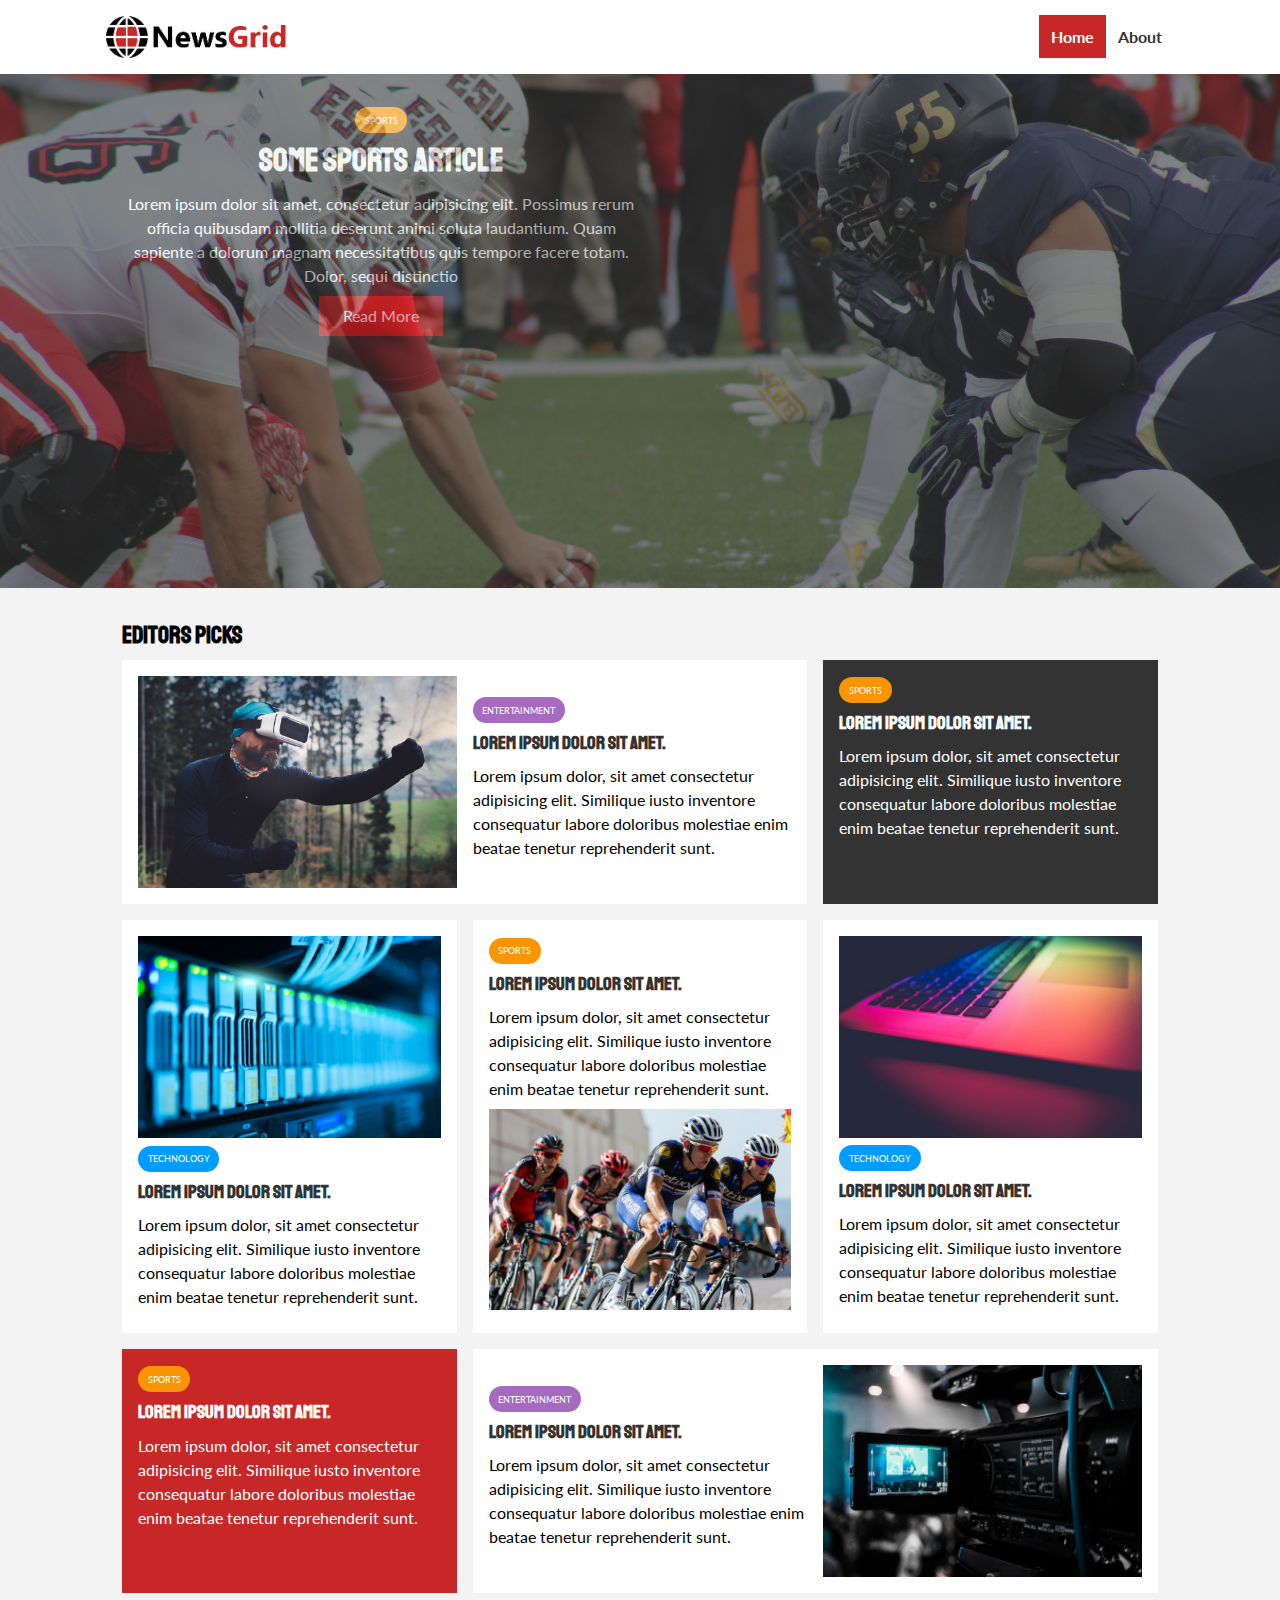
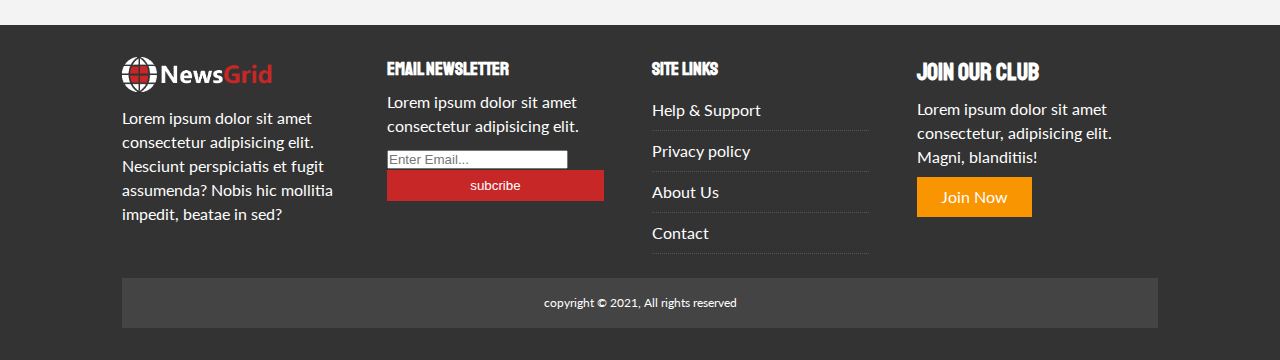
<file: index.html>
<!DOCTYPE html>
<html lang="en">

<head>
    <meta charset="UTF-8">
    <meta http-equiv="X-UA-Compatible" content="IE=edge">
    <meta name="viewport" content="width=device-width, initial-scale=1.0">
    <link href="https://fonts.googleapis.com/css?family=Lato|Staatliches" rel="stylesheet">
    <link rel="stylesheet" href="./CSS/style.css">
    <link rel="stylesheet" media="screen and (max-width:768px)" href="./CSS/mobile.css">
    <link rel="stylesheet" href="https://use.fontawesome.com/releases/v5.6.3/css/all.css"
        integrity="sha384-UHRtZLI+pbxtHCWp1t77Bi1L4ZtiqrqD80Kn4Z8NTSRyMA2Fd33n5dQ8lWUE00s/" crossorigin="anonymous">
    <link rel="shortcut icon" type="image/x-icon" href="favicon.ico">

    <title>Newsgrid | Latest News</title>
</head>

<body>
    <nav id="main-nav">
        <div class="container">
            <img src="img/logo.png" alt="Newsgrid" class="logo">

            <div class="social">
                <a href="http://facebook.com" target="_blank"><i class="fab fa-facebook fa-2x"></i></a>
                <a href="http://twitter.com" target="_blank"><i class="fab fa-twitter fa-2x"></i></a>
                <a href="http://instagram.com" target="_blank"><i class="fab fa-instagram fa-2x"></i></a>
                <a href="http://youtube.com" target="_blank"><i class="fab fa-youtube fa-2x"></i></a>
            </div>
            <ul>
                <li><a href="index.html" class="current">Home</a></li>
                <li><a href="about.html">About</a></li>
            </ul>
        </div>
    </nav>


    <!-- Showcase -->
    <header id="showcase">
        <div class="container">
            <div class="showcase-container">
                <div class="showcase-content">
                    <div class="category category-sports">Sports</div>
                    <h1>Some Sports Article</h1>
                    <p>Lorem ipsum dolor sit amet, consectetur adipisicing elit. Possimus rerum officia quibusdam
                        mollitia deserunt animi soluta laudantium. Quam sapiente a dolorum magnam necessitatibus quis
                        tempore facere totam. Dolor, sequi distinctio</p>
                    <a href="article.html" class="btn btn-primary">Read More</a>
                </div>
            </div>
        </div>
    </header>

    <!-- Home Articles -->
    <section id="home-articles" class="py-2">
        <div class="container">
            <h2>Editors Picks</h2>
            <div class="articles-container">
                <article class="card">
                    <img src="img/articles/ent1.jpg" alt="">
                    <div>
                        <div class="category category-ent">Entertainment</div>
                        <h3>
                            <a href="article.html">Lorem ipsum dolor sit amet.</a>
                        </h3>
                        <p>Lorem ipsum dolor, sit amet consectetur adipisicing elit. Similique iusto inventore
                            consequatur
                            labore doloribus molestiae enim beatae tenetur reprehenderit sunt.</p>
                    </div>
                </article>

                <article class="card bg-dark">
                    <div class="category category-sports">Sports</div>
                    <h3>
                        <a href="article.html">Lorem ipsum dolor sit amet.</a>
                    </h3>
                    <p>Lorem ipsum dolor, sit amet consectetur adipisicing elit. Similique iusto inventore
                        consequatur
                        labore doloribus molestiae enim beatae tenetur reprehenderit sunt.</p>
                </article>

                <article class="card">
                    <img src="img/articles/tech1.jpg" alt="">
                    <div class="category category-tech">Technology</div>
                    <h3>
                        <a href="article.html">Lorem ipsum dolor sit amet.</a>
                    </h3>
                    <p>Lorem ipsum dolor, sit amet consectetur adipisicing elit. Similique iusto inventore
                        consequatur
                        labore doloribus molestiae enim beatae tenetur reprehenderit sunt.</p>
                </article>

                <article class="card">
                    <div class="category category-sports">Sports</div>
                    <h3>
                        <a href="article.html">Lorem ipsum dolor sit amet.</a>
                    </h3>
                    <p>Lorem ipsum dolor, sit amet consectetur adipisicing elit. Similique iusto inventore
                        consequatur
                        labore doloribus molestiae enim beatae tenetur reprehenderit sunt.</p>

                    <img src="img/articles/sports1.jpg" alt="">
                </article>

                <article class="card">
                    <img src="img/articles/tech2.jpg" alt="">
                    <div class="category category-tech">Technology</div>
                    <h3>
                        <a href="article.html">Lorem ipsum dolor sit amet.</a>
                    </h3>
                    <p>Lorem ipsum dolor, sit amet consectetur adipisicing elit. Similique iusto inventore
                        consequatur
                        labore doloribus molestiae enim beatae tenetur reprehenderit sunt.</p>
                </article>

                <article class="card bg-primary">
                    <div class="category category-sports">Sports</div>
                    <h3>
                        <a href="article.html">Lorem ipsum dolor sit amet.</a>
                    </h3>
                    <p>Lorem ipsum dolor, sit amet consectetur adipisicing elit. Similique iusto inventore
                        consequatur
                        labore doloribus molestiae enim beatae tenetur reprehenderit sunt.</p>
                </article>

                <article class="card">

                    <div>
                        <div class="category category-ent">Entertainment</div>
                        <h3>
                            <a href="article.html">Lorem ipsum dolor sit amet.</a>
                        </h3>
                        <p>Lorem ipsum dolor, sit amet consectetur adipisicing elit. Similique iusto inventore
                            consequatur
                            labore doloribus molestiae enim beatae tenetur reprehenderit sunt.</p>
                    </div>
                    <img src="img/articles/ent2.jpg" alt="">
                </article>
            </div>
        </div>
    </section>


    <!-- Footer -->

    <footer id="main-footer" class="py-2">
        <div class="container footer-container">
            <div>
                <img src="img/logo_light.png" alt="NewsGrid">
                <p>Lorem ipsum dolor sit amet consectetur adipisicing elit. Nesciunt perspiciatis et fugit assumenda?
                    Nobis hic mollitia impedit, beatae in sed?</p>
            </div>
            <div>
                <h3>Email Newsletter</h3>
                <p>Lorem ipsum dolor sit amet consectetur adipisicing elit.</p>
                <form name="contact" method="POST" data-netlify="true">
                    <input type="email" name="email" placeholder="Enter Email...">
                    <input type="submit" value="subcribe" class="btn btn-primary">
                </form>
            </div>

            <div>
                <h3>Site Links</h3>
                <ul class="list">
                    <li><a href="#">Help & Support</a></li>
                    <li><a href="#">Privacy policy</a></li>
                    <li><a href="#">About Us</a></li>
                    <li><a href="#">Contact</a></li>
                </ul>
            </div>
            <div>
                <h2>Join Our Club</h2>
                <p>Lorem ipsum dolor sit amet consectetur, adipisicing elit. Magni, blanditiis!</p>
                <a href="#" class="btn btn-secondary">Join Now</a>
            </div>
            <div>
                <p>copyright &copy; 2021, All rights reserved</p>
            </div>
        </div>
    </footer>
</body>

</html>
</file>
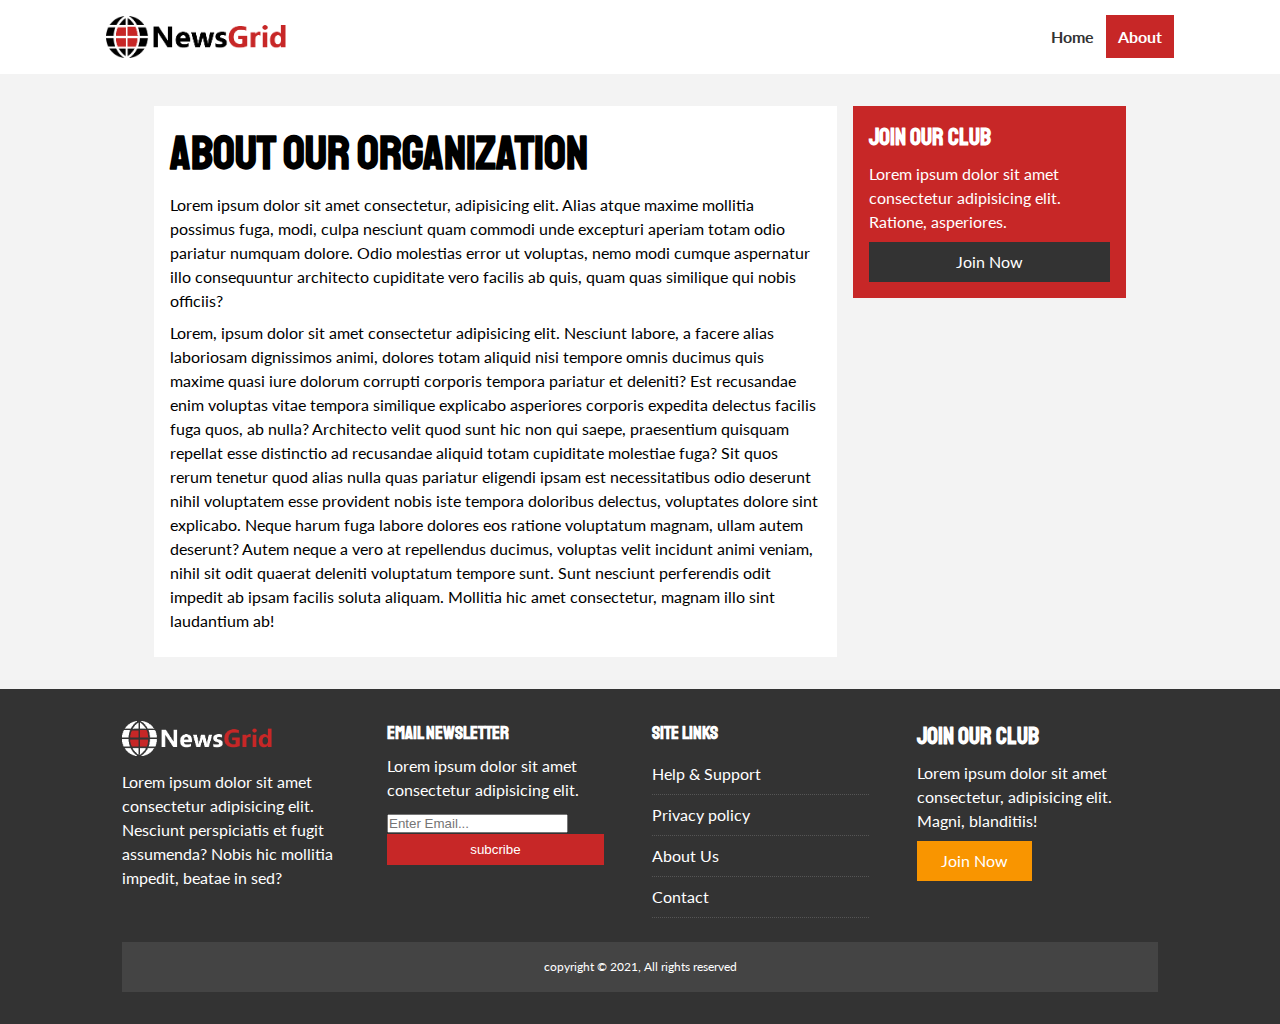
<file: about.html>
<!DOCTYPE html>
<html lang="en">

<head>
    <meta charset="UTF-8">
    <meta http-equiv="X-UA-Compatible" content="IE=edge">
    <meta name="viewport" content="width=device-width, initial-scale=1.0">
    <link href="https://fonts.googleapis.com/css?family=Lato|Staatliches" rel="stylesheet">
    <link rel="stylesheet" href="./CSS/style.css">
    <link rel="stylesheet" media="screen and (max-width:768px)" href="./CSS/mobile.css">
    <link rel="stylesheet" href="https://use.fontawesome.com/releases/v5.6.3/css/all.css"
        integrity="sha384-UHRtZLI+pbxtHCWp1t77Bi1L4ZtiqrqD80Kn4Z8NTSRyMA2Fd33n5dQ8lWUE00s/" crossorigin="anonymous">
    <link rel="shortcut icon" type="image/x-icon" href="favicon.ico">

    <title>Newsgrid | About</title>
</head>

<body>
    <nav id="main-nav">
        <div class="container">
            <img src="img/logo.png" alt="Newsgrid" class="logo">

            <div class="social">
                <a href="http://facebook.com" target="_blank"><i class="fab fa-facebook fa-2x"></i></a>
                <a href="http://twitter.com" target="_blank"><i class="fab fa-twitter fa-2x"></i></a>
                <a href="http://instagram.com" target="_blank"><i class="fab fa-instagram fa-2x"></i></a>
                <a href="http://youtube.com" target="_blank"><i class="fab fa-youtube fa-2x"></i></a>
            </div>
            <ul>
                <li><a href="index.html">Home</a></li>
                <li><a href="about.html" class="current">About</a></li>
            </ul>
        </div>
    </nav>

    <section id="about">
        <div class="container">
            <div class="page-container">
                <article class="card">
                    <h1 class="l-heading">About Our Organization</h1>
                    <p>Lorem ipsum dolor sit amet consectetur, adipisicing elit. Alias atque maxime mollitia possimus
                        fuga, modi, culpa nesciunt quam commodi unde excepturi aperiam totam odio pariatur numquam
                        dolore. Odio molestias error ut voluptas, nemo modi cumque aspernatur illo consequuntur
                        architecto cupiditate vero facilis ab quis, quam quas similique qui nobis officiis?</p>
                    <p>Lorem, ipsum dolor sit amet consectetur adipisicing elit. Nesciunt labore, a facere alias
                        laboriosam dignissimos animi, dolores totam aliquid nisi tempore omnis ducimus quis maxime quasi
                        iure dolorum corrupti corporis tempora pariatur et deleniti? Est recusandae enim voluptas vitae
                        tempora similique explicabo asperiores corporis expedita delectus facilis fuga quos, ab nulla?
                        Architecto velit quod sunt hic non qui saepe, praesentium quisquam repellat esse distinctio ad
                        recusandae aliquid totam cupiditate molestiae fuga? Sit quos rerum tenetur quod alias nulla quas
                        pariatur eligendi ipsam est necessitatibus odio deserunt nihil voluptatem esse provident nobis
                        iste tempora doloribus delectus, voluptates dolore sint explicabo. Neque harum fuga labore
                        dolores eos ratione voluptatum magnam, ullam autem deserunt? Autem neque a vero at repellendus
                        ducimus, voluptas velit incidunt animi veniam, nihil sit odit quaerat deleniti voluptatum
                        tempore sunt. Sunt nesciunt perferendis odit impedit ab ipsam facilis soluta aliquam. Mollitia
                        hic amet consectetur, magnam illo sint laudantium ab!</p>
                </article>
                <aside class="card bg-primary">
                    <h2>Join Our Club</h2>
                    <p>Lorem ipsum dolor sit amet consectetur adipisicing elit. Ratione, asperiores.</p>
                    <a href="" class="btn btn-dark btn-block">Join Now</a>
                </aside>
            </div>
        </div>
    </section>




    <!-- Footer -->

    <footer id="main-footer" class="py-2">
        <div class="container footer-container">
            <div>
                <img src="img/logo_light.png" alt="NewsGrid">
                <p>Lorem ipsum dolor sit amet consectetur adipisicing elit. Nesciunt perspiciatis et fugit assumenda?
                    Nobis hic mollitia impedit, beatae in sed?</p>
            </div>
            <div>
                <h3>Email Newsletter</h3>
                <p>Lorem ipsum dolor sit amet consectetur adipisicing elit.</p>
                <form name="contact" method="POST" data-netlify="true">
                    <input type="email" name="email" placeholder="Enter Email...">
                    <input type="submit" value="subcribe" class="btn btn-primary">
                </form>
            </div>

            <div>
                <h3>Site Links</h3>
                <ul class="list">
                    <li><a href="#">Help & Support</a></li>
                    <li><a href="#">Privacy policy</a></li>
                    <li><a href="#">About Us</a></li>
                    <li><a href="#">Contact</a></li>
                </ul>
            </div>
            <div>
                <h2>Join Our Club</h2>
                <p>Lorem ipsum dolor sit amet consectetur, adipisicing elit. Magni, blanditiis!</p>
                <a href="#" class="btn btn-secondary">Join Now</a>
            </div>
            <div>
                <p>copyright &copy; 2021, All rights reserved</p>
            </div>
        </div>
    </footer>
</body>

</html>
</file>
<file: CSS/style.css>
:root {
    --primary-color: #c72727 ;
    --secondary-color: #f99500;
    --light-color: #f3f3f3;
    --dark-color:#333;
    --max-width: 1100px;
}

.category {
    --sports-color: #f99500;
    --ent-color: #a66bbe;
    --tech-color: #009cff;
}

*{ 
    margin: 0;
    padding: 0;
    box-sizing: border-box;
}

body{
    font-family: 'lato', sans-serif;
    line-height: 1.5;
    background: var(--light-color);
}

a {
    color: #333;
    text-decoration: none;
}

ul {
    list-style: none;
}

p {
    margin: .5rem 0;
}

img {
    width: 100%;
}

h1,h2,h3,h4,h5,h6 {
    font-family: 'staatliches', cursive;
    margin-bottom: .55rem;
    line-height: 1.3;
}

/* Utility */
.container {
    max-width: var(--max-width);
    margin: auto;
    padding: 0 2rem;
    overflow: hidden;
}


.category {
    display: inline-block;
    color: #fff;
    font-size: 0.55rem;
    text-transform: uppercase;
    padding: 0.4rem 0.6rem;
    border-radius: 15px;
    margin-bottom: 0.5rem;
  }
  
  .category-sports { background: var(--sports-color) }
  .category-ent { background: var(--ent-color) }
  .category-tech { background: var(--tech-color) }


  .btn {
      display: inline-block;
      border: none;
      background: var(--dark-color);
      color: #fff ;
      padding: 0.5rem 1.5rem;
  }

  .btn-light { background: var(--light-color);}
  .btn-primary { background: var(--primary-color);}
  .btn-secondary { background: var(--secondary-color);}

  .btn-block {
      display: block;
      width: 100%;
      text-align: center;
  }

  .btn:hover {  
    opacity: 0.9;
  }


  .card{ 
      background: #fff;
      padding: 1rem;
  }

  .bg-dark {
      background: var(--dark-color);
      color: #fff;
  }

  .bg-primary{
      background: var(--primary-color);
      color: #fff;
  }

  .bg-secondary {
      background: var(--dark-color);
      color: #fff;
  }

  .bg-dark h1,
  .bg-dark h2,
  .bg-dark h3,
  .bg-dark a,
  .bg-primary h1,
  .bg-primary h2,
  .bg-primary h3,
  .bg-primary a,
  .bg-secondary h1,
  .bg-secondary h2,
  .bg-secondary h3,
  .bg-secondary a {
      color: #fff;
  }



  .py-1 {padding:1.5rem 0;}
  .py-2 {padding: 2rem 0;}
  .py-3 {padding: 3rem 0;}

  .p-1 {padding: 1.5rem ;}
  .p-2 {padding: 2rem ;}
  .p-3 {padding: 3rem ;}
  .l-heading {
      font-size: 3rem;
  }

  .list li {
      padding: .5rem 0;
      border-bottom: #555 dotted 1px;
      width: 90%;
  }

  .list li a:hover{
      color: var(--primary-color) !important;
  }


  /* Inner page grid container */
  .page-container {
      display: grid;
      grid-template-columns: 5fr 2fr;
      margin: 2rem;
      grid-gap: 1rem;
  }

  .page-container > *:first-child {
      grid-row: 1 /span 3;
  }


/* Navigation */
#main-nav {
    background: #fff;
    position: sticky;
    top: 0;
    z-index: 2;
}

#main-nav .container{
    display: grid;
    grid-template-columns: 6fr 3fr 2fr;
    padding: 1rem;
    align-items: center;
}

#main-nav .logo{
    width: 180px;
}

#main-nav ul {
    justify-self: end;
    display: flex;
   
}

#main-nav ul li a {
    padding: 0.75rem;
    font-weight: bold;
}

#main-nav ul li a.current{
    background: var(--primary-color);
    color: #fff;
}

#main-nav ul li a:hover{
    background: var(--light-color);
    color: var(--dark-color);
}

#main-nav .social{
    justify-self: center;
}

#main-nav .social i{
    color: #777;
    margin-right: .5rem;
}


/* Showcase */
#showcase {
    color: #fff;
    background: #333;
    padding: 2rem;
    position: relative;
}

#showcase:before {
    content: '';
    background: url(../img/featured.jpg) no-repeat center center/cover;
    position: absolute;
    top: 0;
    left: 0;
    width: 100%;
    height: 100%;
    opacity: 0.4;
}

#showcase .showcase-container {
    display: grid;
    grid-template-columns: repeat(2, 1fr);
    justify-content: center;
    text-align: center;
    height: 50vh;
}

#showcase .container-content {
    z-index: 1;
}

#showcase .container-content p{
    margin-bottom: 1rem;
}


/* home-artiles */
#home-articles .articles-container{
    display: grid;
    grid-template-columns: repeat(3, 1fr);
    grid-gap: 1rem;
}

#home-articles .articles-container > *:first-child,
#home-articles .articles-container > *:last-child{
    display: grid;
    grid-template-columns: repeat(2, 1fr);
    grid-gap: 1rem;
    align-items: center;
    grid-column: 1/ span 2;
}

#home-articles .articles-container > *:last-child {
    grid-column: 2/ span 2;
}

#article .meta{
    display: flex;
    justify-content: space-between;
    align-items: center;
    background: #eee;
    padding: 0.5rem;
}

#article .meta .category {
    margin-top: 0.4rem;
}


/* Footer */
#main-footer{
 background: var(--dark-color);
 color: #fff;

}

#main-footer img{
    width: 150px;
}

#main-footer a {
    color: #fff;
}

#main-footer .footer-container {
    display: grid;
    grid-template-columns: repeat(4,1fr );
    grid-gap: 1.5rem;

}

#main-footer .footer-container > *:last-child {
    background: #444;
    grid-column: 1 / span 4;
    padding: .5rem;
    text-align: center;
    font-size: 0.75rem;
}

#main-footer .footer-contactainer input[type='email'] {
    width: 90%;
    padding: 0.5rem;
    margin-bottom: 0.5rem;
}

#main-footer .footer-container input[type='submit'] {
    width: 90%;
}
</file>
<file: CSS/mobile.css>
/* Navigation */
#main-nav .social {
    display: none;
}

#main-nav .container {
    grid-template-columns: 1fr;
    grid-gap: 1.2rem;
}

#main-nav ul,
#main-nav .logo {
    justify-self: center;
}

#main-nav ul li a {
    padding: 0.50rem;
}

#home-articles .articles-container{
    grid-template-columns: repeat(2, 1fr);
}
#home-articles .articles-container > *:first-child,
#home-articles .articles-container > *:last-child{
    grid-template-columns: 1fr;
    grid-column: 1;
}



@media(max-width:600px) {
    /* Stack Grid Items */
    #showcase .showcase-comtainer,
    #home-articles .articles-container,
    #main-footer .footer-container{
        grid-template-columns: 1fr;
    }

    #main-footer .footer-container > *:last-child {
        grid-column: 1;
    }

    

    #main-footer .footer > *:first-child,
    #main-footer .footer-container > *:nth-child(2){
    border-bottom: #444 dotted 1px;
    padding-bottom: 1rem;
    }

    .page-container{
        grid-template-columns: 1fr;
        text-align: center;
    }

    .page-container > *:first-child{
        grid-row: 1;
    }

    .l-heading {
        font-size: 2rem;
    }
}
</file>
